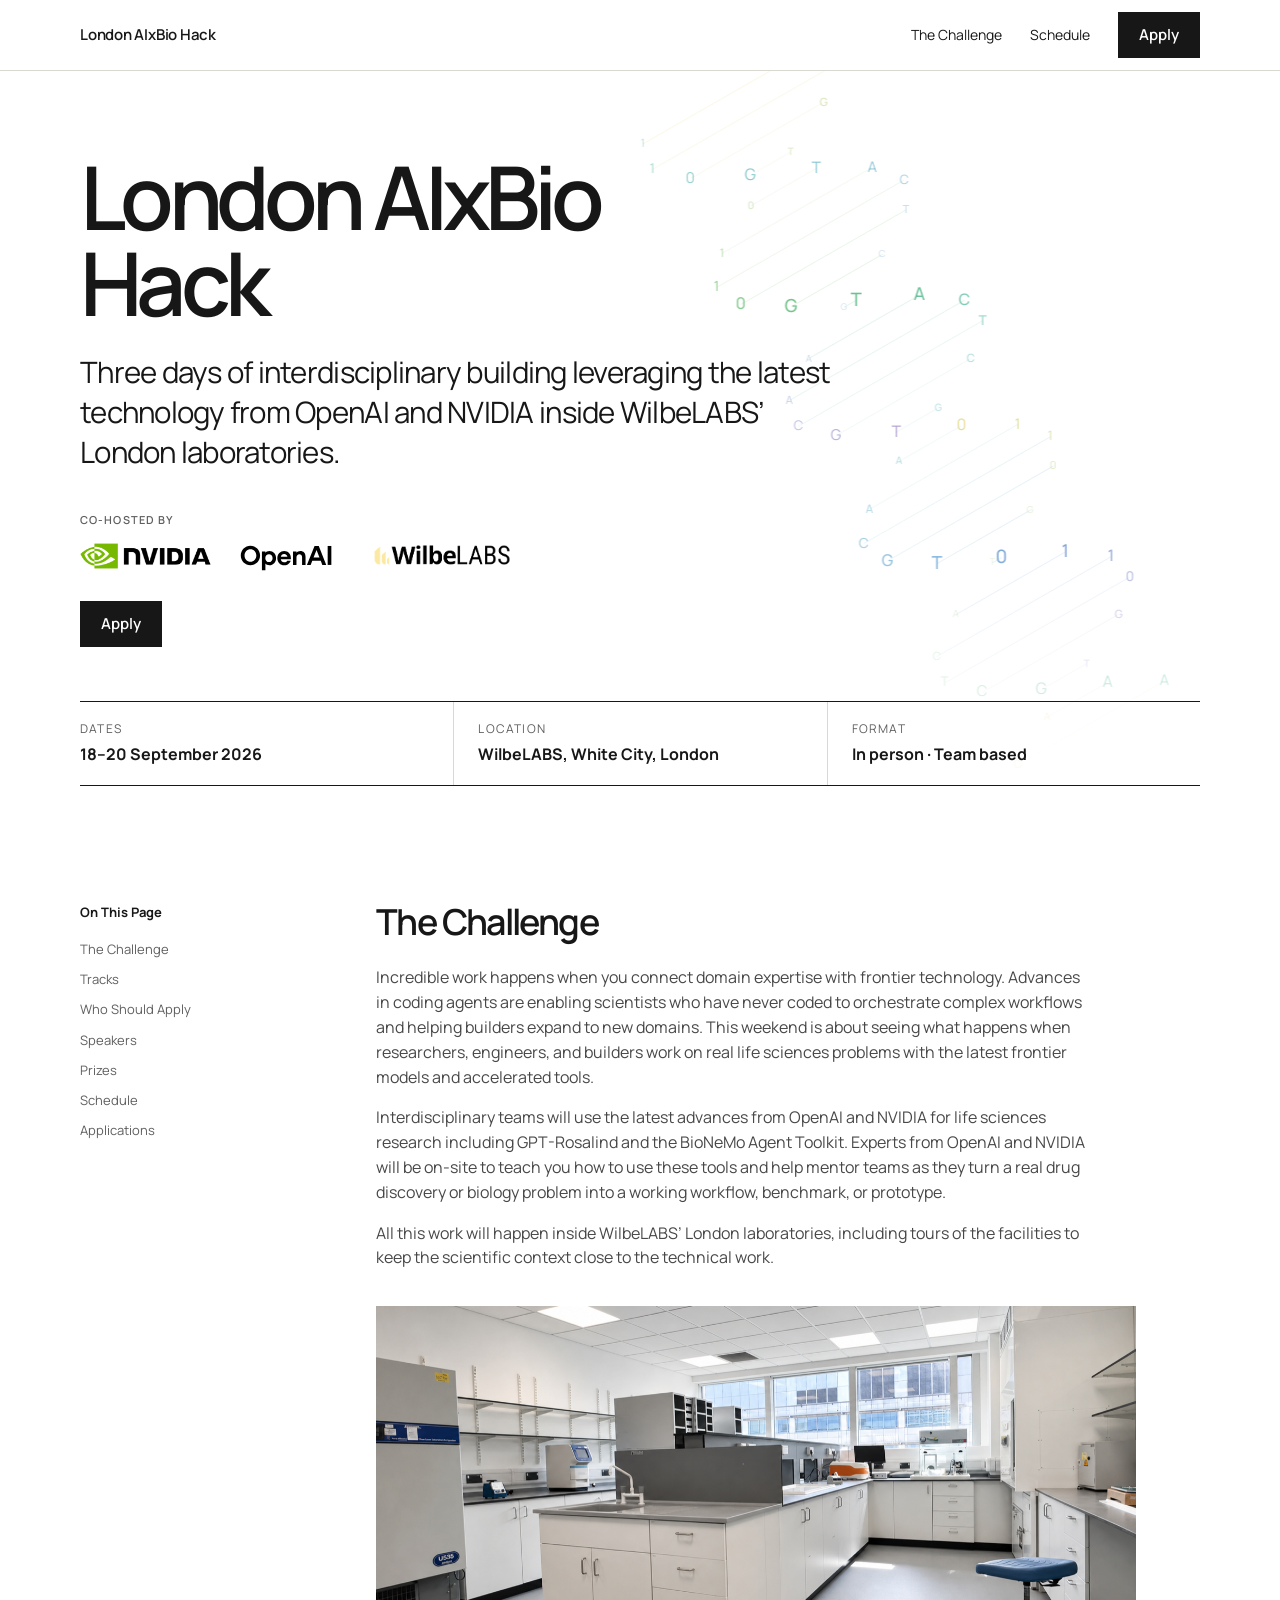
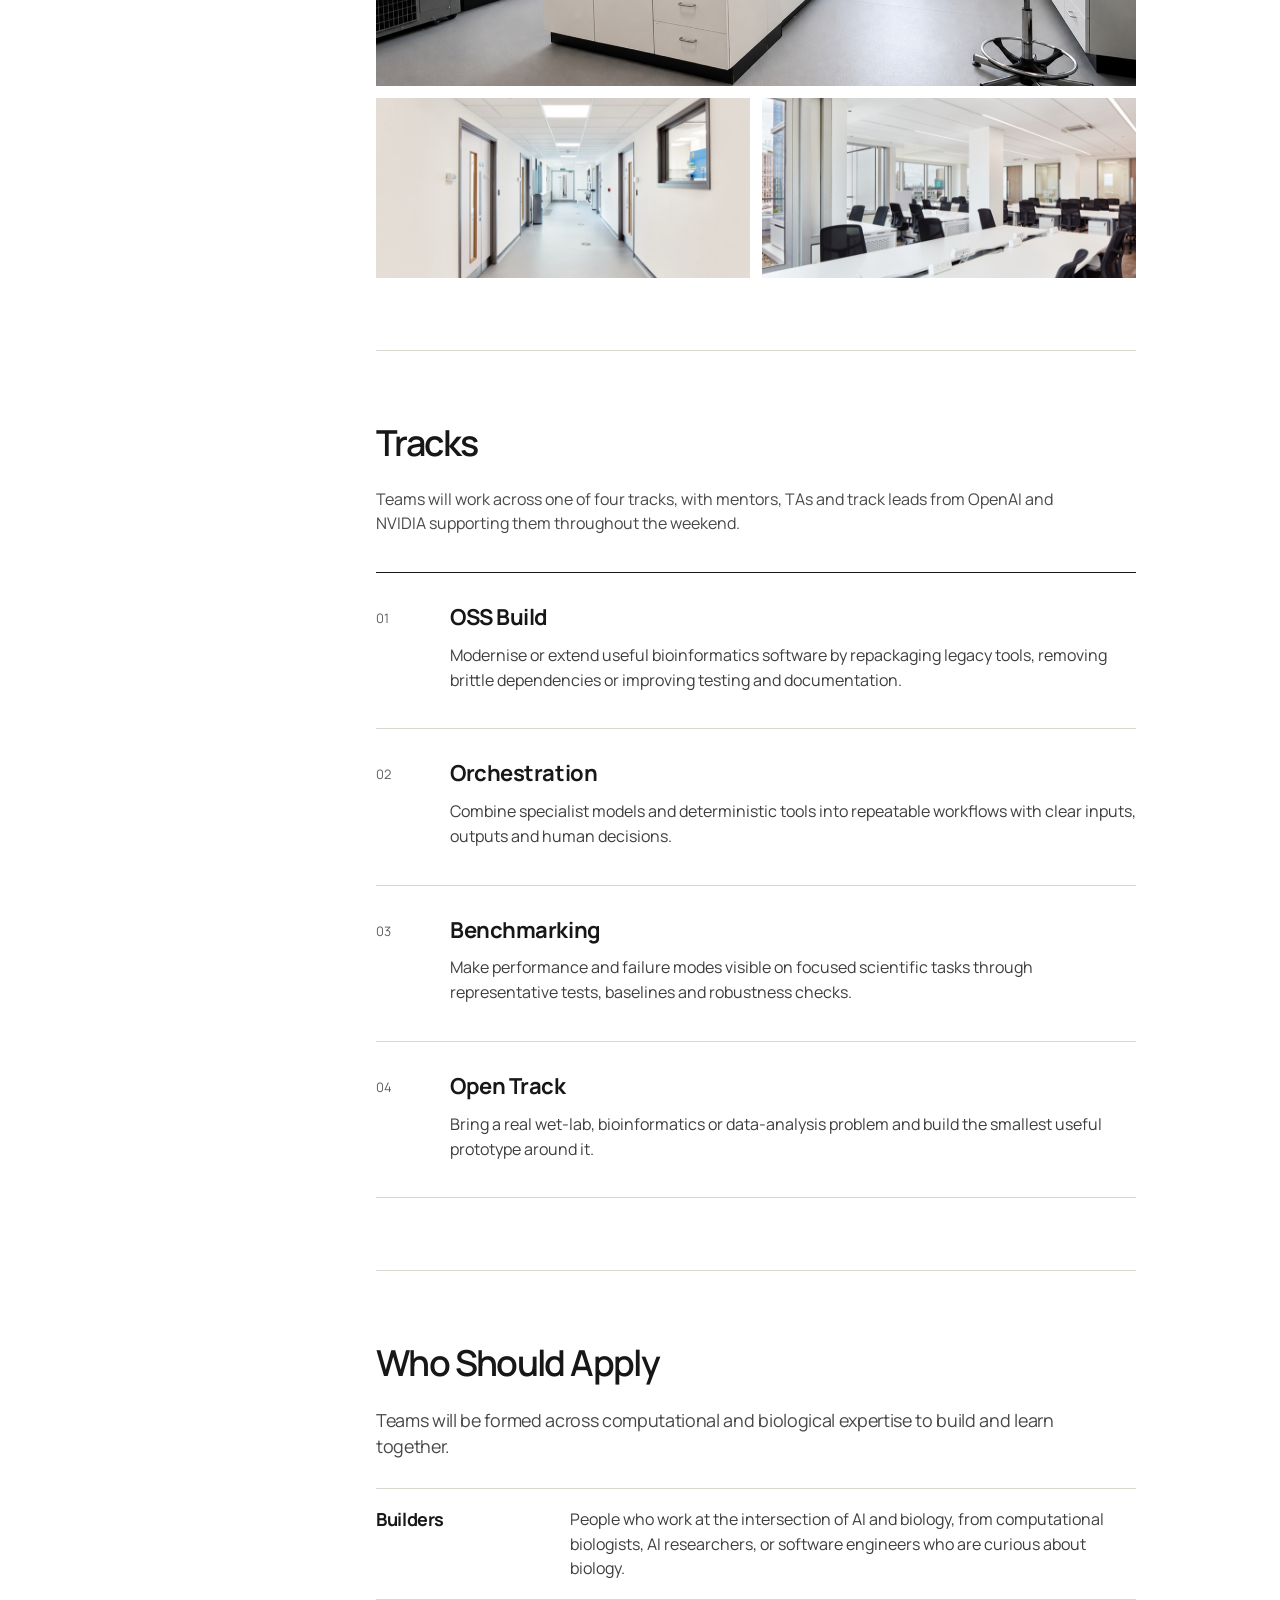
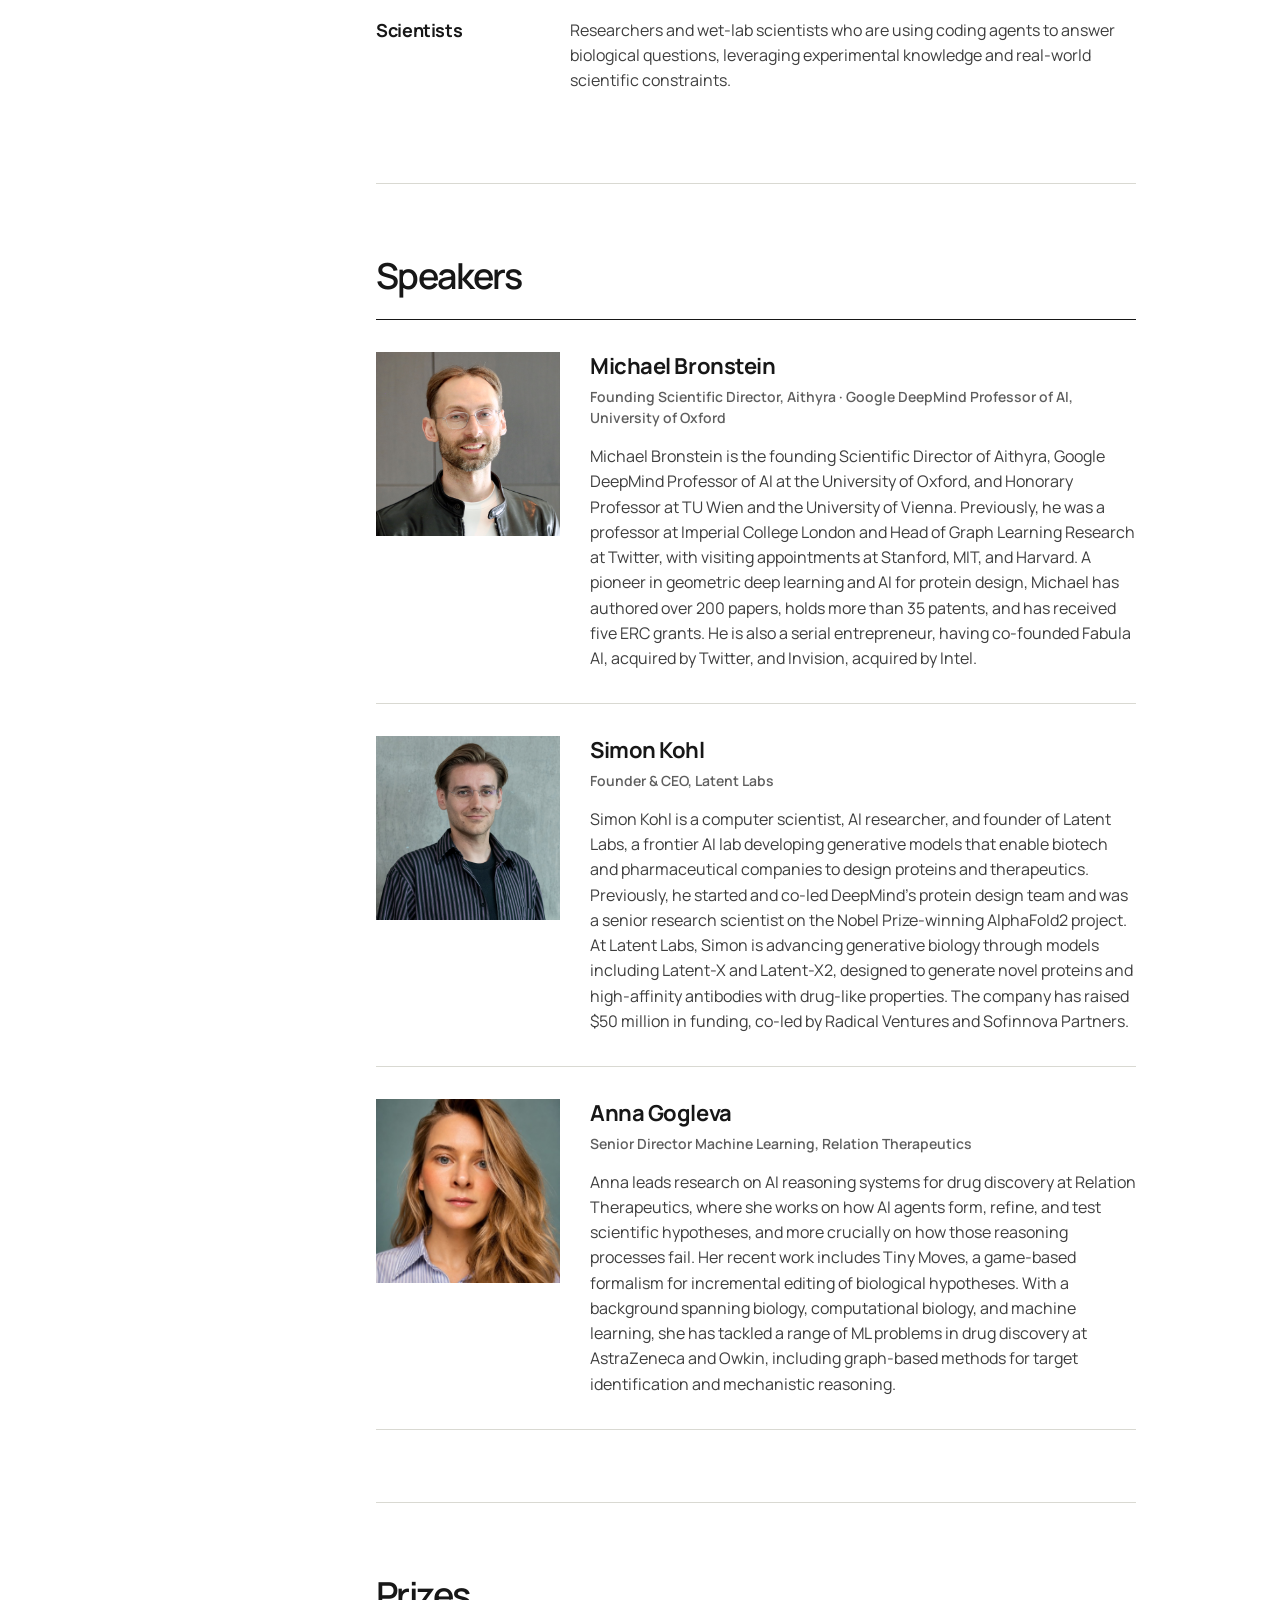
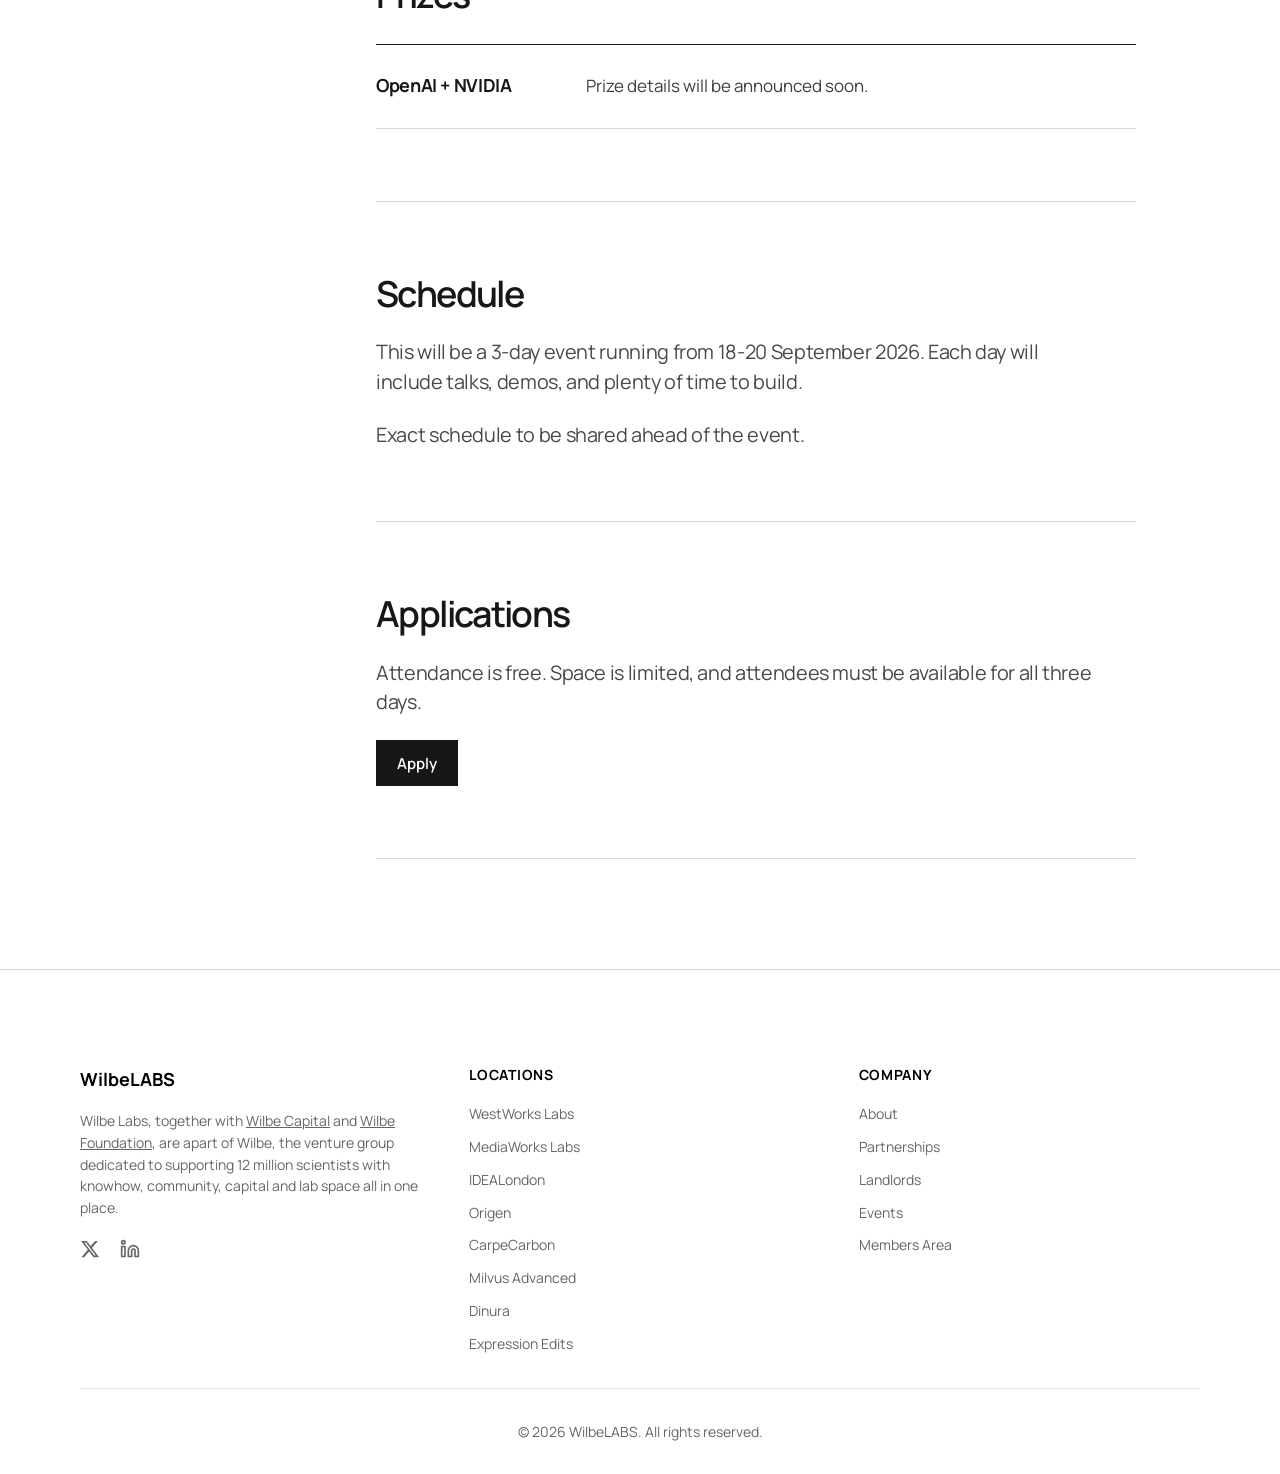
<file: index.html>
<!doctype html>
<html lang="en">
<head>
  <meta charset="utf-8">
  <meta name="viewport" content="width=device-width, initial-scale=1">
  <meta name="description" content="London AIxBio Hack at WilbeLABS, White City, 18–20 September 2026.">
  <title>London AIxBio Hack</title>
  <script>document.documentElement.classList.add('js');</script>
  <link rel="preconnect" href="https://fonts.googleapis.com">
  <link rel="preconnect" href="https://fonts.gstatic.com" crossorigin>
  <link href="https://fonts.googleapis.com/css2?family=Manrope:wght@400;500;600;700&amp;display=swap" rel="stylesheet">
  <style>
    :root {
      --ink: #171717;
      --muted: #5f5f5f;
      --line: #d9d9d2;
      --paper: #ffffff;
      --soft: #f5f5f0;
      --yellow: #f4e76b;
      --max: 1120px;
    }

    * { box-sizing: border-box; }
    html { scroll-behavior: smooth; }
    body {
      margin: 0;
      overflow-x: hidden;
      color: var(--ink);
      background: var(--paper);
      font-family: Manrope, Arial, sans-serif;
      font-size: 16px;
      line-height: 1.55;
    }
    a { color: inherit; }
    img { display: block; width: 100%; }
    header, main, footer { position: relative; z-index: 1; }

    .sequence-bg {
      position: absolute;
      top: 70px;
      right: -6vw;
      width: min(68vw, 900px);
      height: 760px;
      z-index: 0;
      overflow: hidden;
      pointer-events: none;
      user-select: none;
      color: rgba(23, 23, 23, 0.075);
      font-family: ui-monospace, SFMono-Regular, Menlo, Monaco, Consolas, monospace;
      font-size: clamp(12px, 1.35vw, 18px);
      line-height: 3.35;
      letter-spacing: 0.72em;
      white-space: pre;
      -webkit-mask-image: radial-gradient(ellipse at 100% 0%, #000 0%, rgba(0,0,0,.82) 48%, transparent 82%);
      mask-image: radial-gradient(ellipse at 100% 0%, #000 0%, rgba(0,0,0,.82) 48%, transparent 82%);
    }

    .wrap { width: min(calc(100% - 48px), var(--max)); margin: 0 auto; }
    .topbar {
      border-bottom: 1px solid var(--line);
      background: var(--paper);
    }
    .topbar-inner {
      min-height: 70px;
      display: flex;
      align-items: center;
      justify-content: space-between;
      gap: 24px;
    }
    .brand { font-size: 15px; font-weight: 600; letter-spacing: -0.015em; text-decoration: none; }
    .nav { display: flex; align-items: center; gap: 28px; font-size: 14px; }
    .nav a { text-decoration: none; }
    .nav a:hover { text-decoration: underline; text-underline-offset: 4px; }
    .button {
      display: inline-flex;
      align-items: center;
      justify-content: center;
      min-height: 46px;
      padding: 0 20px;
      border: 1px solid var(--ink);
      background: var(--ink);
      color: white;
      text-decoration: none;
      font-weight: 600;
      font-size: 15px;
    }
    .button:hover { background: #343434; }

    .hero { position: relative; overflow: hidden; padding: 82px 0 64px; }
    .hero .wrap { position: relative; z-index: 2; }
    h1, h2, h3, p { margin-top: 0; }
    h1 {
      max-width: 880px;
      margin-bottom: 28px;
      font-size: clamp(48px, 7vw, 88px);
      line-height: 0.98;
      letter-spacing: -0.065em;
      font-weight: 600;
    }
    .title-line { display: block; }
    .standfirst {
      max-width: 760px;
      margin-bottom: 38px;
      font-size: clamp(21px, 2.3vw, 30px);
      line-height: 1.35;
      letter-spacing: -0.025em;
    }
    .cohosts {
      --cohost-cap-height: clamp(13px, 4.1vw, 19px);
      margin: 0 0 30px;
    }
    .cohosts-label {
      margin-bottom: 12px;
      color: var(--muted);
      font-size: 11px;
      font-weight: 600;
      letter-spacing: 0.1em;
      text-transform: uppercase;
    }
    .cohosts-list {
      display: flex;
      gap: clamp(10px, 2.7vw, 29px);
      align-items: flex-start;
      width: max-content;
      max-width: 100%;
    }
    .cohost-logo {
      display: block;
      flex: 0 0 auto;
      width: auto;
      object-fit: contain;
      object-position: left center;
    }
    /* Normalise the visible letterforms, not the differently padded image files. */
    .cohost-nvidia {
      height: calc(var(--cohost-cap-height) * 1.34);
      margin-top: calc(var(--cohost-cap-height) * 0.19);
    }
    .cohost-openai {
      height: calc(var(--cohost-cap-height) * 1.351);
      margin-top: calc(var(--cohost-cap-height) * 0.276);
    }
    .cohost-wilbelabs {
      height: calc(var(--cohost-cap-height) * 1.157);
      margin-top: calc(var(--cohost-cap-height) * 0.232);
      margin-left: clamp(7px, .9vw, 12px);
    }
    .facts {
      display: grid;
      grid-template-columns: repeat(3, 1fr);
      border-top: 1px solid var(--ink);
      border-bottom: 1px solid var(--ink);
      margin-top: 54px;
    }
    .fact { padding: 18px 24px 18px 0; }
    .fact + .fact { border-left: 1px solid var(--line); padding-left: 24px; }
    .fact span { display: block; color: var(--muted); font-size: 12px; text-transform: uppercase; letter-spacing: 0.1em; }
    .fact strong { display: block; margin-top: 4px; font-size: 16px; }

    .body-grid {
      display: grid;
      grid-template-columns: 220px minmax(0, 760px);
      gap: 76px;
      align-items: start;
      padding: 52px 0 110px;
    }
    .contents {
      position: sticky;
      top: 28px;
      font-size: 13px;
    }
    .contents p { margin-bottom: 12px; font-weight: 700; }
    .contents a {
      display: block;
      padding: 5px 0;
      color: var(--muted);
      text-decoration: none;
    }
    .contents a:hover { color: var(--ink); text-decoration: underline; }

    .section { padding: 0 0 72px; margin-bottom: 72px; border-bottom: 1px solid var(--line); }
    .section:last-child { margin-bottom: 0; }
    h2 {
      margin-bottom: 24px;
      font-size: clamp(27px, 2.8vw, 36px);
      line-height: 1.1;
      letter-spacing: -0.045em;
      font-weight: 600;
    }
    h3 {
      margin-bottom: 8px;
      font-size: 20px;
      line-height: 1.35;
      letter-spacing: -0.02em;
    }
    .lead {
      margin-bottom: 24px;
      font-size: clamp(18px, 1.55vw, 22px);
      line-height: 1.48;
      letter-spacing: -0.018em;
    }
    .section p { max-width: 720px; }
    .section p:last-child { margin-bottom: 0; }
    .intro-body { color: var(--muted); }
    .lab-intro { color: #484848; }
    .body-copy { color: #484848; }
    .lab-continuation { margin-top: 0; scroll-margin-top: 28px; }
    .subsection-heading {
      margin-bottom: 16px;
      font-size: clamp(22px, 2vw, 26px);
      line-height: 1.2;
      letter-spacing: -0.025em;
      font-weight: 600;
    }
    .audience-intro { font-size: clamp(17px, 1.4vw, 19px); }
    .audiences { margin-top: 28px; }
    .audience { display: grid; grid-template-columns: 170px 1fr; gap: 24px; padding: 18px 0; border-top: 1px solid var(--line); }
    .audience h3 { font-size: 18px; }
    .audience p { margin: 0; color: #3e3e3e; font-size: 16px; line-height: 1.55; }
    .photo-grid { display: grid; grid-template-columns: repeat(2, 1fr); gap: 12px; margin-top: 36px; }
    .photo-grid img { height: 180px; object-fit: cover; }
    .photo-grid .lab-primary { grid-column: 1 / -1; height: 380px; }

    .track-list { margin-top: 36px; border-top: 1px solid var(--ink); }
    .track {
      display: grid;
      grid-template-columns: 52px 1fr;
      gap: 22px;
      padding: 30px 0 36px;
      border-bottom: 1px solid var(--line);
    }
    .track-number { color: var(--muted); font-size: 13px; padding-top: 5px; }
    .track h3 { margin-bottom: 10px; font-size: 22px; }
    .track-summary { margin: 0; color: #3e3e3e; }
    .speaker-list { margin-top: 10px; border-top: 1px solid var(--ink); }
    .speaker {
      display: grid;
      grid-template-columns: 184px minmax(0, 1fr);
      gap: 30px;
      align-items: start;
      padding: 32px 0;
      border-bottom: 1px solid var(--line);
    }
    .speaker-photo { width: 184px; height: 184px; object-fit: cover; }
    .speaker-photo-michael { object-position: 50% 18%; }
    .speaker-photo-simon { object-position: 50% 28%; }
    .speaker-photo-anna { object-position: 50% 18%; }
    .speaker h3 { margin-bottom: 4px; font-size: 22px; }
    .speaker-role { margin-bottom: 15px; color: var(--muted); font-size: 14px; font-weight: 600; }
    .speaker-bio { margin: 0; color: #3e3e3e; font-size: 16px; line-height: 1.58; }

    .prize-note {
      display: grid;
      grid-template-columns: 180px minmax(0, 1fr);
      gap: 30px;
      align-items: start;
      margin-top: 30px;
      padding: 28px 0;
      border-top: 1px solid var(--ink);
      border-bottom: 1px solid var(--line);
    }
    .prize-note h3 { margin: 0; font-size: 18px; }
    .prize-note p { margin: 0; color: #3e3e3e; font-size: 17px; }

    /* Standard wilbelab.com footer */
    .site-footer { background: #fff; padding: 96px 0 32px; border-top: 1px solid var(--line); }
    .site-footer .foot-cols { display: grid; grid-template-columns: repeat(3, 1fr); gap: 48px; }
    .site-footer .foot-brand { margin: 0 0 16px; font-size: 18px; font-weight: 700; color: #000; }
    .site-footer .foot-about { margin: 0 0 16px; font-size: 14px; color: #666; }
    .site-footer .foot-about a { text-decoration: underline; transition: color 150ms ease; }
    .site-footer .foot-about a:hover { color: #000; }
    .site-footer .foot-social { display: flex; align-items: center; gap: 20px; padding-top: 4px; }
    .site-footer .foot-social a { display: inline-flex; color: #666; transition: color 150ms ease; }
    .site-footer .foot-social a:hover { color: #000; }
    .site-footer .foot-social svg { width: 20px; height: 20px; display: block; }
    .site-footer h3 { margin: 0 0 16px; font-size: 14px; font-weight: 700; text-transform: uppercase; letter-spacing: 0.05em; color: #000; }
    .site-footer ul { margin: 0; padding: 0; list-style: none; }
    .site-footer li + li { margin-top: 8px; }
    .site-footer li a { font-size: 14px; color: #666; text-decoration: none; transition: color 150ms ease; }
    .site-footer li a:hover { color: #000; }
    .site-footer .foot-bottom { margin-top: 32px; padding-top: 32px; border-top: 1px solid #e5e5e5; text-align: center; font-size: 14px; color: #666; }
    .site-footer .foot-bottom p { margin: 0; }

    .reveal { opacity: 1; transform: none; }
    .js .reveal { opacity: 0; transform: translateY(24px); transition: opacity 620ms ease, transform 620ms ease; }
    .js .reveal.is-visible { opacity: 1; transform: none; }

    @media (max-width: 820px) {
      .wrap { width: min(calc(100% - 32px), var(--max)); }
      .site-footer { padding: 64px 0 32px; }
      .site-footer .foot-cols { grid-template-columns: 1fr 1fr; gap: 24px; }
      .site-footer .foot-brandcol { grid-column: span 2; margin-bottom: 8px; }
      .nav a:not(.button) { display: none; }
      .hero { padding: 64px 0 48px; }
      h1 { font-size: clamp(44px, 14vw, 68px); }
      .facts { grid-template-columns: 1fr; }
      .fact + .fact { border-left: 0; border-top: 1px solid var(--line); padding-left: 0; }
      .body-grid { display: block; padding: 0 0 80px; }
      .contents {
        position: sticky;
        top: 0;
        z-index: 20;
        display: flex;
        align-items: center;
        gap: 22px;
        width: calc(100% + 32px);
        margin: 0 -16px 44px;
        padding: 12px 16px 11px;
        overflow-x: auto;
        border-top: 1px solid var(--line);
        border-bottom: 1px solid var(--line);
        background: rgba(255, 255, 255, 0.94);
        -webkit-backdrop-filter: blur(10px);
        backdrop-filter: blur(10px);
        scrollbar-width: none;
        overscroll-behavior-x: contain;
      }
      .contents::-webkit-scrollbar { display: none; }
      .contents p { display: none; }
      .contents a {
        flex: 0 0 auto;
        padding: 3px 0;
        color: #484848;
        font-size: 12px;
        font-weight: 600;
        white-space: nowrap;
      }
      .section { padding-bottom: 54px; margin-bottom: 54px; scroll-margin-top: 64px; }
      .audience { grid-template-columns: 1fr; gap: 8px; }
      .photo-grid { grid-template-columns: 1fr; }
      .photo-grid img { height: 52vw; min-height: 200px; max-height: 280px; }
      .photo-grid .lab-primary { grid-column: auto; height: 58vw; min-height: 260px; max-height: 380px; }
      .track { grid-template-columns: 38px 1fr; gap: 10px; }
      .speaker { grid-template-columns: 116px minmax(0, 1fr); gap: 18px; }
      .speaker-photo { width: 116px; height: 116px; }
      .prize-note { grid-template-columns: 1fr; gap: 10px; }
    }

    @media (prefers-reduced-motion: reduce) {
      html { scroll-behavior: auto; }
      *, *::before, *::after { animation-duration: .001ms !important; transition-duration: .001ms !important; }
    }
  </style>
  <link rel="stylesheet" href="assets/final-helix.css?v=6">
  <script src="assets/final-helix.js?v=6" defer></script>
</head>
<body class="funky-demo funky-helix helix-diagonal helix-cool-science helix-size-tall">
  <div class="sequence-bg" aria-hidden="true">A C G T 0 1 1 0 G T A C 1 0 0 1 T C G A
A C 1 0 0 1 T C G A 0 0 1 1 A A G T 1 1
0 0 1 1 A A G T 1 1 0 0 C G T A 0 1 0 1
0 0 C G T A 0 1 0 1 G A C T 1 0 1 0 T T
G A C T 1 0 1 0 T T A C G T 0 1 1 0 G T
C G A T 0 1 0 1 A C 1 0 0 1 T C G A 0 0
1 0 1 1 G T A C 0 0 1 1 A A G T 1 1 0 0
T A C G 1 0 0 1 0 0 C G T A 0 1 0 1 G A
A G C T 0 1 1 0 G A C T 1 0 1 0 T T A C
0 1 0 1 C G A T A C G T 0 1 1 0 G T A C
G T A C 1 0 0 1 T C G A 0 0 1 1 A A G T
1 1 0 0 C G T A 0 1 0 1 G A C T 1 0 1 0</div>
  <header class="topbar">
    <div class="wrap topbar-inner">
      <a class="brand" href="#top">London AIxBio Hack</a>
      <nav class="nav" aria-label="Main navigation">
        <a href="#about">The Challenge</a>
        <a href="#programme">Schedule</a>
        <a href="https://luma.com/87m4mw6b" class="button" target="_blank" rel="noopener noreferrer">Apply</a>
      </nav>
    </div>
  </header>

  <main id="top">
    <section class="hero">
      <div class="wrap reveal">
        <h1><span class="title-line">London AIxBio</span><span class="title-line">Hack</span></h1>
        <p class="standfirst">Three days of interdisciplinary building leveraging the latest technology from OpenAI and NVIDIA inside WilbeLABS’ London laboratories.</p>
        <div class="cohosts" aria-label="Event co-hosts">
          <p class="cohosts-label">Co-hosted by</p>
          <div class="cohosts-list">
            <img class="cohost-logo cohost-nvidia" src="assets/nvidia-logo-transparent.png" alt="NVIDIA">
            <img class="cohost-logo cohost-openai" src="assets/openai-wordmark-black.svg" alt="OpenAI">
            <img class="cohost-logo cohost-wilbelabs" src="assets/wilbelabs-logo-hires-transparent.png" alt="WilbeLABS">
          </div>
        </div>
        <a class="button" href="https://luma.com/87m4mw6b" target="_blank" rel="noopener noreferrer">Apply</a>
        <div class="facts" aria-label="Event details">
          <div class="fact"><span>Dates</span><strong>18–20 September 2026</strong></div>
          <div class="fact"><span>Location</span><strong>WilbeLABS, White City, London</strong></div>
          <div class="fact"><span>Format</span><strong>In person · Team based</strong></div>
        </div>
      </div>
    </section>

    <div class="wrap body-grid">
      <aside class="contents" aria-label="On this page">
        <p>On This Page</p>
        <a href="#about">The Challenge</a>
        <a href="#tracks">Tracks</a>
        <a href="#who">Who Should Apply</a>
        <a href="#speakers">Speakers</a>
        <a href="#prizes">Prizes</a>
        <a href="#programme">Schedule</a>
        <a href="#applications">Applications</a>
      </aside>

      <div>
        <section class="section reveal" id="about">
          <h2>The Challenge</h2>
          <p class="body-copy">Incredible work happens when you connect domain expertise with frontier technology. Advances in coding agents are enabling scientists who have never coded to orchestrate complex workflows and helping builders expand to new domains. This weekend is about seeing what happens when researchers, engineers, and builders work on real life sciences problems with the latest frontier models and accelerated tools.</p>
          <p class="body-copy">Interdisciplinary teams will use the latest advances from OpenAI and NVIDIA for life sciences research including GPT-Rosalind and the BioNeMo Agent Toolkit. Experts from OpenAI and NVIDIA will be on-site to teach you how to use these tools and help mentor teams as they turn a real drug discovery or biology problem into a working workflow, benchmark, or prototype.</p>
          <div class="lab-continuation" id="lab">
            <p class="body-copy">All this work will happen inside WilbeLABS’ London laboratories, including tours of the facilities to keep the scientific context close to the technical work.</p>
            <div class="photo-grid reveal">
              <img class="lab-primary" src="assets/lab-benches-bright.png" alt="Wet-lab benches at WilbeLABS" loading="lazy" decoding="async">
              <img src="assets/westworks-lab-corridor.png" alt="Laboratory corridor at WestWorks Labs" loading="lazy" decoding="async">
              <img src="assets/westworks-workspace.png" alt="Workspace at WestWorks Labs" loading="lazy" decoding="async">
            </div>
          </div>
        </section>

        <section class="section reveal" id="tracks">
          <h2>Tracks</h2>
          <p class="body-copy">Teams will work across one of four tracks, with mentors, TAs and track leads from OpenAI and NVIDIA supporting them throughout the weekend.</p>
          <div class="track-list">
            <article class="track">
              <span class="track-number">01</span>
              <div>
                <h3>OSS Build</h3>
                <p class="track-summary">Modernise or extend useful bioinformatics software by repackaging legacy tools, removing brittle dependencies or improving testing and documentation.</p>
              </div>
            </article>
            <article class="track">
              <span class="track-number">02</span>
              <div>
                <h3>Orchestration</h3>
                <p class="track-summary">Combine specialist models and deterministic tools into repeatable workflows with clear inputs, outputs and human decisions.</p>
              </div>
            </article>
            <article class="track">
              <span class="track-number">03</span>
              <div>
                <h3>Benchmarking</h3>
                <p class="track-summary">Make performance and failure modes visible on focused scientific tasks through representative tests, baselines and robustness checks.</p>
              </div>
            </article>
            <article class="track">
              <span class="track-number">04</span>
              <div>
                <h3>Open Track</h3>
                <p class="track-summary">Bring a real wet-lab, bioinformatics or data-analysis problem and build the smallest useful prototype around it.</p>
              </div>
            </article>
          </div>
        </section>

        <section class="section reveal" id="who">
          <h2>Who Should Apply</h2>
          <p class="lead lab-intro audience-intro">Teams will be formed across computational and biological expertise to build and learn together.</p>
          <div class="audiences">
            <div class="audience">
              <h3>Builders</h3>
              <p>People who work at the intersection of AI and biology, from computational biologists, AI researchers, or software engineers who are curious about biology.</p>
            </div>
            <div class="audience">
              <h3>Scientists</h3>
              <p>Researchers and wet-lab scientists who are using coding agents to answer biological questions, leveraging experimental knowledge and real-world scientific constraints.</p>
            </div>
          </div>
        </section>

        <section class="section reveal" id="speakers">
          <h2>Speakers</h2>
          <div class="speaker-list">
            <article class="speaker">
              <img class="speaker-photo speaker-photo-michael" src="assets/michael-bronstein.png" alt="Michael Bronstein" loading="lazy" decoding="async">
              <div>
                <h3>Michael Bronstein</h3>
                <p class="speaker-role">Founding Scientific Director, Aithyra · Google DeepMind Professor of AI, University of Oxford</p>
                <p class="speaker-bio">Michael Bronstein is the founding Scientific Director of Aithyra, Google DeepMind Professor of AI at the University of Oxford, and Honorary Professor at TU Wien and the University of Vienna. Previously, he was a professor at Imperial College London and Head of Graph Learning Research at Twitter, with visiting appointments at Stanford, MIT, and Harvard. A pioneer in geometric deep learning and AI for protein design, Michael has authored over 200 papers, holds more than 35 patents, and has received five ERC grants. He is also a serial entrepreneur, having co-founded Fabula AI, acquired by Twitter, and Invision, acquired by Intel.</p>
              </div>
            </article>
            <article class="speaker">
              <img class="speaker-photo speaker-photo-simon" src="assets/simon-kohl.png" alt="Simon Kohl" loading="lazy" decoding="async">
              <div>
                <h3>Simon Kohl</h3>
                <p class="speaker-role">Founder &amp; CEO, Latent Labs</p>
                <p class="speaker-bio">Simon Kohl is a computer scientist, AI researcher, and founder of Latent Labs, a frontier AI lab developing generative models that enable biotech and pharmaceutical companies to design proteins and therapeutics. Previously, he started and co-led DeepMind’s protein design team and was a senior research scientist on the Nobel Prize-winning AlphaFold2 project. At Latent Labs, Simon is advancing generative biology through models including Latent-X and Latent-X2, designed to generate novel proteins and high-affinity antibodies with drug-like properties. The company has raised $50 million in funding, co-led by Radical Ventures and Sofinnova Partners.</p>
              </div>
            </article>
            <article class="speaker">
              <img class="speaker-photo speaker-photo-anna" src="assets/anna-gogleva.jpg" alt="Anna Gogleva" loading="lazy" decoding="async">
              <div>
                <h3>Anna Gogleva</h3>
                <p class="speaker-role">Senior Director Machine Learning, Relation Therapeutics</p>
                <p class="speaker-bio">Anna leads research on AI reasoning systems for drug discovery at Relation Therapeutics, where she works on how AI agents form, refine, and test scientific hypotheses, and more crucially on how those reasoning processes fail. Her recent work includes Tiny Moves, a game-based formalism for incremental editing of biological hypotheses. With a background spanning biology, computational biology, and machine learning, she has tackled a range of ML problems in drug discovery at AstraZeneca and Owkin, including graph-based methods for target identification and mechanistic reasoning.</p>
              </div>
            </article>
          </div>
        </section>

        <section class="section reveal" id="prizes">
          <h2>Prizes</h2>
          <div class="prize-note">
            <h3>OpenAI + NVIDIA</h3>
            <p>Prize details will be announced soon.</p>
          </div>
        </section>

        <section class="section reveal" id="programme">
          <h2>Schedule</h2>
          <p class="lead lab-intro">This will be a 3-day event running from 18-20 September 2026. Each day will include talks, demos, and plenty of time to build.</p>
          <p class="lead lab-intro">Exact schedule to be shared ahead of the event.</p>
        </section>

        <section class="section reveal" id="applications">
          <h2>Applications</h2>
          <p class="lead lab-intro">Attendance is free. Space is limited, and attendees must be available for all three days.</p>
          <a class="button" href="https://luma.com/87m4mw6b" target="_blank" rel="noopener noreferrer">Apply</a>
        </section>
      </div>
    </div>

  </main>

  <footer class="site-footer" id="contact">
    <div class="wrap">
      <div class="foot-cols">
        <div class="foot-brandcol">
          <p class="foot-brand">WilbeLABS</p>
          <p class="foot-about">Wilbe Labs, together with <a href="http://wilbe.com/capital" target="_blank" rel="noopener noreferrer">Wilbe Capital</a> and <a href="http://wilbe.com/foundation" target="_blank" rel="noopener noreferrer">Wilbe Foundation</a>, are apart of Wilbe, the venture group dedicated to supporting 12 million scientists with knowhow, community, capital and lab space all in one place.</p>
          <div class="foot-social">
            <a href="https://x.com/WilbeLAB" target="_blank" rel="noopener noreferrer" aria-label="X"><svg viewBox="0 0 24 24" fill="currentColor" aria-hidden="true"><path d="M18.244 2.25h3.308l-7.227 8.26 8.502 11.24H16.17l-5.214-6.817L4.99 21.75H1.68l7.73-8.835L1.254 2.25H8.08l4.713 6.231zm-1.161 17.52h1.833L7.084 4.126H5.117z"/></svg></a>
            <a href="https://uk.linkedin.com/company/wilbelab" target="_blank" rel="noopener noreferrer" aria-label="LinkedIn"><svg viewBox="0 0 24 24" fill="none" stroke="currentColor" stroke-width="2" stroke-linecap="round" stroke-linejoin="round" aria-hidden="true"><path d="M16 8a6 6 0 0 1 6 6v7h-4v-7a2 2 0 0 0-2-2 2 2 0 0 0-2 2v7h-4v-7a6 6 0 0 1 6-6z"/><rect width="4" height="12" x="2" y="9"/><circle cx="4" cy="4" r="2"/></svg></a>
          </div>
        </div>

        <div>
          <h3>Locations</h3>
          <ul>
          <li><a href="https://www.wilbelab.com/westworks">WestWorks Labs</a></li>
          <li><a href="https://www.wilbelab.com/mediaworks">MediaWorks Labs</a></li>
          <li><a href="https://www.wilbelab.com/idealondon">IDEALondon</a></li>
          <li><a href="https://www.wilbelab.com/origen">Origen</a></li>
          <li><a href="https://www.wilbelab.com/carpecarbon">CarpeCarbon</a></li>
          <li><a href="https://www.wilbelab.com/milvus">Milvus Advanced</a></li>
          <li><a href="https://www.wilbelab.com/dinura">Dinura</a></li>
          <li><a href="https://www.wilbelab.com/expressionedits">Expression Edits</a></li>
          </ul>
        </div>

        <div>
          <h3>Company</h3>
          <ul>
            <li><a href="https://www.wilbelab.com/about">About</a></li>
            <li><a href="https://www.wilbelab.com/partnerships">Partnerships</a></li>
            <li><a href="https://www.wilbelab.com/landlords">Landlords</a></li>
            <li><a href="https://www.wilbelab.com/events">Events</a></li>
            <li><a href="https://app.wilbelab.com/" rel="nofollow">Members Area</a></li>
          </ul>
        </div>
      </div>

      <div class="foot-bottom"><p>&copy; 2026 WilbeLABS. All rights reserved.</p></div>
    </div>
  </footer>
  <script>
    const items = document.querySelectorAll('.reveal');
    if ('IntersectionObserver' in window) {
      const observer = new IntersectionObserver((entries) => {
        entries.forEach((entry) => {
          if (entry.isIntersecting) {
            entry.target.classList.add('is-visible');
            observer.unobserve(entry.target);
          }
        });
      }, { threshold: 0.1 });
      items.forEach((item) => observer.observe(item));
    } else {
      items.forEach((item) => item.classList.add('is-visible'));
    }
  </script>
</body>
</html>
</file>
<file: assets/final-helix.css>
.funky-demo .sequence-bg {
  /* display:none, not just opacity:0 — at right:-6vw it still generated
     horizontal overflow while invisible. */
  display: none;
  opacity: 0;
  animation: none;
}

.sequence-canvas {
  position: absolute;
  top: 70px;
  right: -1vw;
  z-index: 0;
  width: min(72vw, 980px);
  height: 795px;
  pointer-events: none;
  user-select: none;
  -webkit-mask-image: radial-gradient(ellipse 112% 110% at 100% 0%, #000 0%, #000 52%, rgba(0, 0, 0, .7) 68%, rgba(0, 0, 0, .22) 84%, transparent 96%);
  mask-image: radial-gradient(ellipse 112% 110% at 100% 0%, #000 0%, #000 52%, rgba(0, 0, 0, .7) 68%, rgba(0, 0, 0, .22) 84%, transparent 96%);
}

.funky-waves .sequence-canvas {
  width: min(76vw, 1040px);
}

.helix-cool-science .sequence-canvas {
  right: -2vw;
  width: min(80vw, 1080px);
}

.helix-size-balanced .sequence-canvas {
  right: -1vw;
  width: min(84vw, 1120px);
  height: 820px;
}

.helix-size-tall .sequence-canvas {
  right: -1.5vw;
  width: min(95vw, 1270px);
  height: 860px;
  filter: contrast(1.055) saturate(1.06);
}

.helix-size-full .sequence-canvas {
  right: -2vw;
  width: min(95vw, 1270px);
  height: 900px;
}

@media (min-width: 1200px) {
  .helix-size-tall .sequence-canvas {
    left: 50%;
    right: auto;
    transform: translateX(-50%);
  }
}

@media (max-width: 720px) {
  .sequence-canvas,
  .funky-waves .sequence-canvas {
    right: -28vw;
    width: 100vw;
    height: 720px;
    opacity: .78;
  }

  .helix-diagonal .sequence-canvas {
    right: 0;
    width: 78vw;
    opacity: .82;
  }


  .helix-cool-science .sequence-canvas {
    right: 0;
    width: 86vw;
  }

  .helix-size-balanced .sequence-canvas,
  .helix-size-tall .sequence-canvas,
  .helix-size-full .sequence-canvas {
    right: 0;
    width: 92vw;
    height: 720px;
  }
}

@media (prefers-reduced-motion: reduce) {
  .sequence-canvas { opacity: .62; }
}

/* ---- Slim helix (V2) presentation -------------------------------------
   Placement/size only. The mask-image on the base .sequence-canvas rule is
   deliberately kept: it feathers the canvas into the page, and at 96vw a
   hard-edged rectangle would sit visibly across the hero.
   Height stays driven by the JS cap (720px at <=820px wide), so none of this
   enlarges the mobile backing store on the height axis. */
.helix-size-tall .sequence-canvas {
  top: 70px;
  left: 50%;
  right: auto;
  width: min(96vw, 1260px);
  transform: translateX(-50%);
  filter: contrast(1.03) saturate(1.05);
}

@media (max-width: 820px) {
  .helix-size-tall .sequence-canvas {
    top: 72px;
    left: auto;
    /* Was right:-16vw / width:104vw per the V2 reference. The canvas is
       position:absolute with no positioned ancestor, so its containing block is
       the ICB — it escapes body{overflow-x:hidden} and pushed the document to
       ~116vw, which is why iOS showed dead space to the right when pinched out. */
    right: 0;
    width: 100vw;
    height: 720px;
    transform: none;
    opacity: .86;
  }
}

/* Re-asserted at matching specificity: the rules above would otherwise
   out-rank the base .sequence-canvas reduced-motion opacity. */
@media (prefers-reduced-motion: reduce) {
  .helix-size-tall .sequence-canvas { opacity: .62; }
}
</file>
